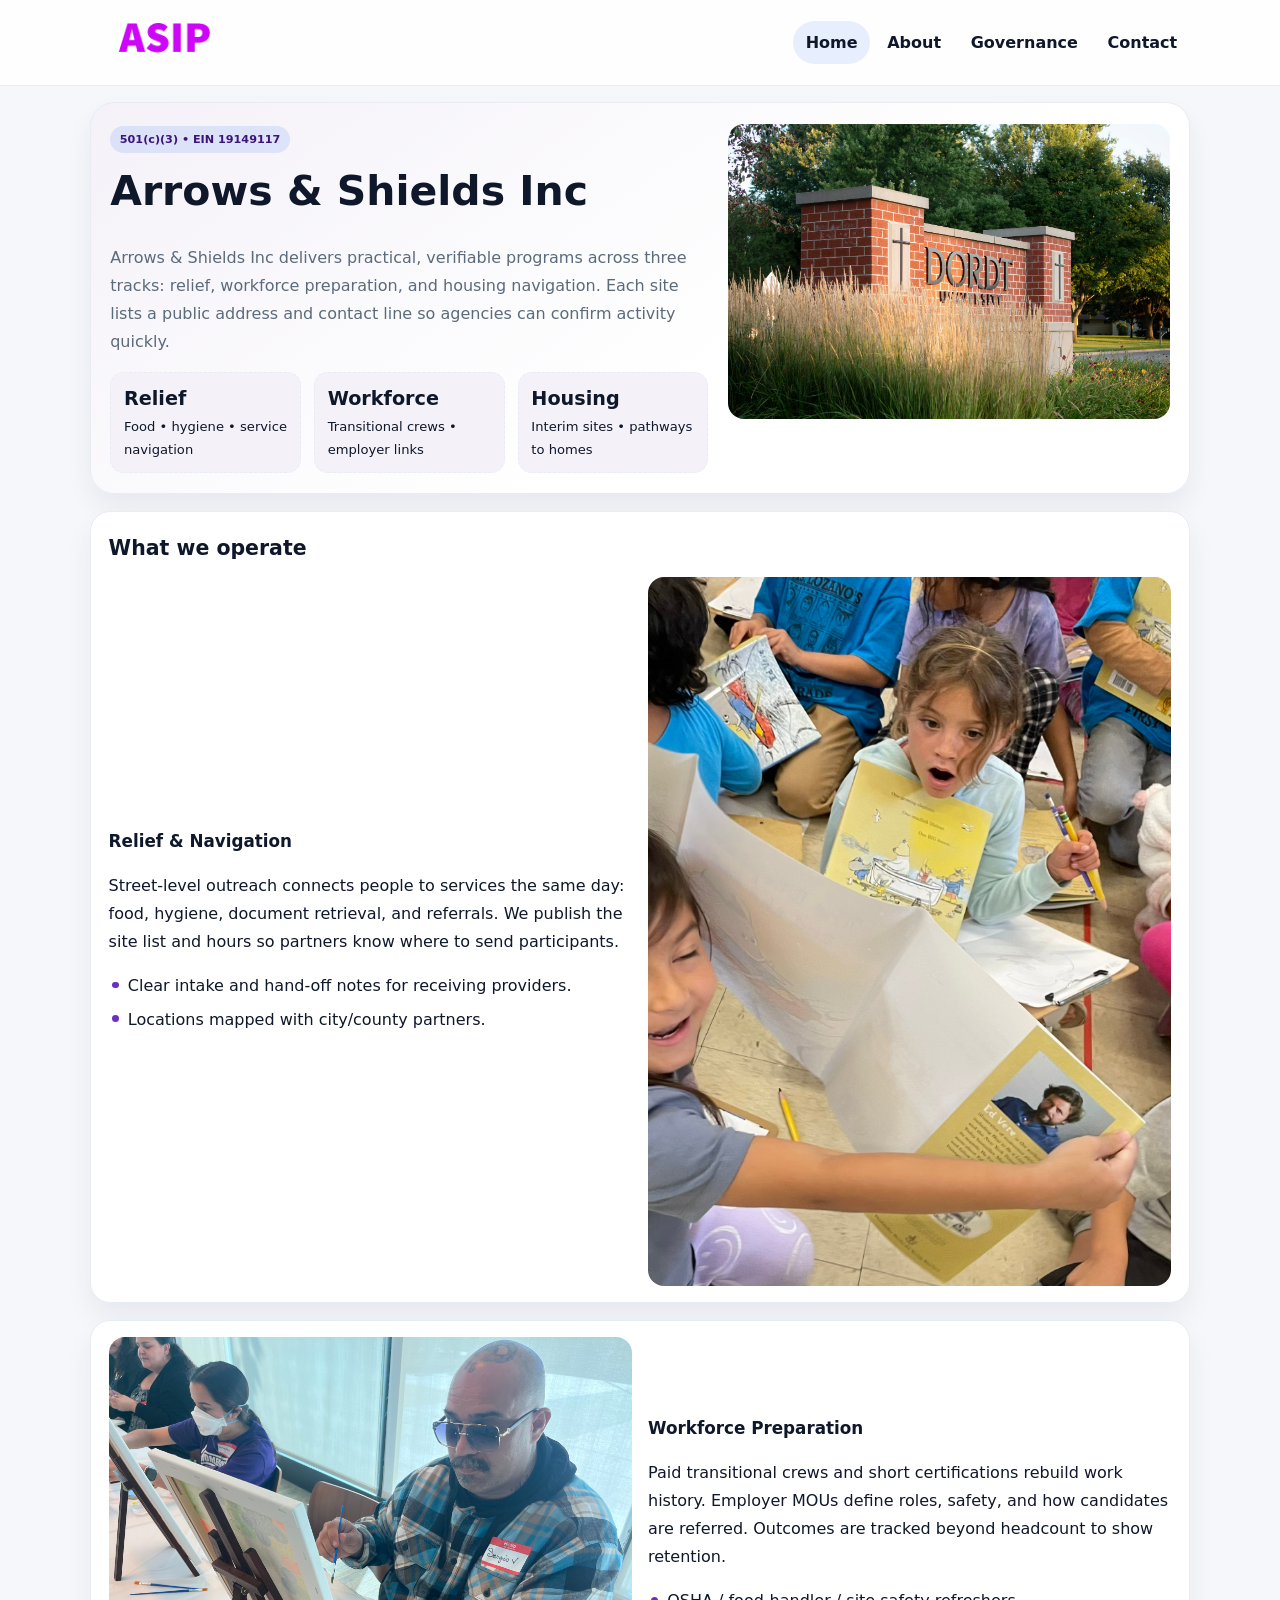
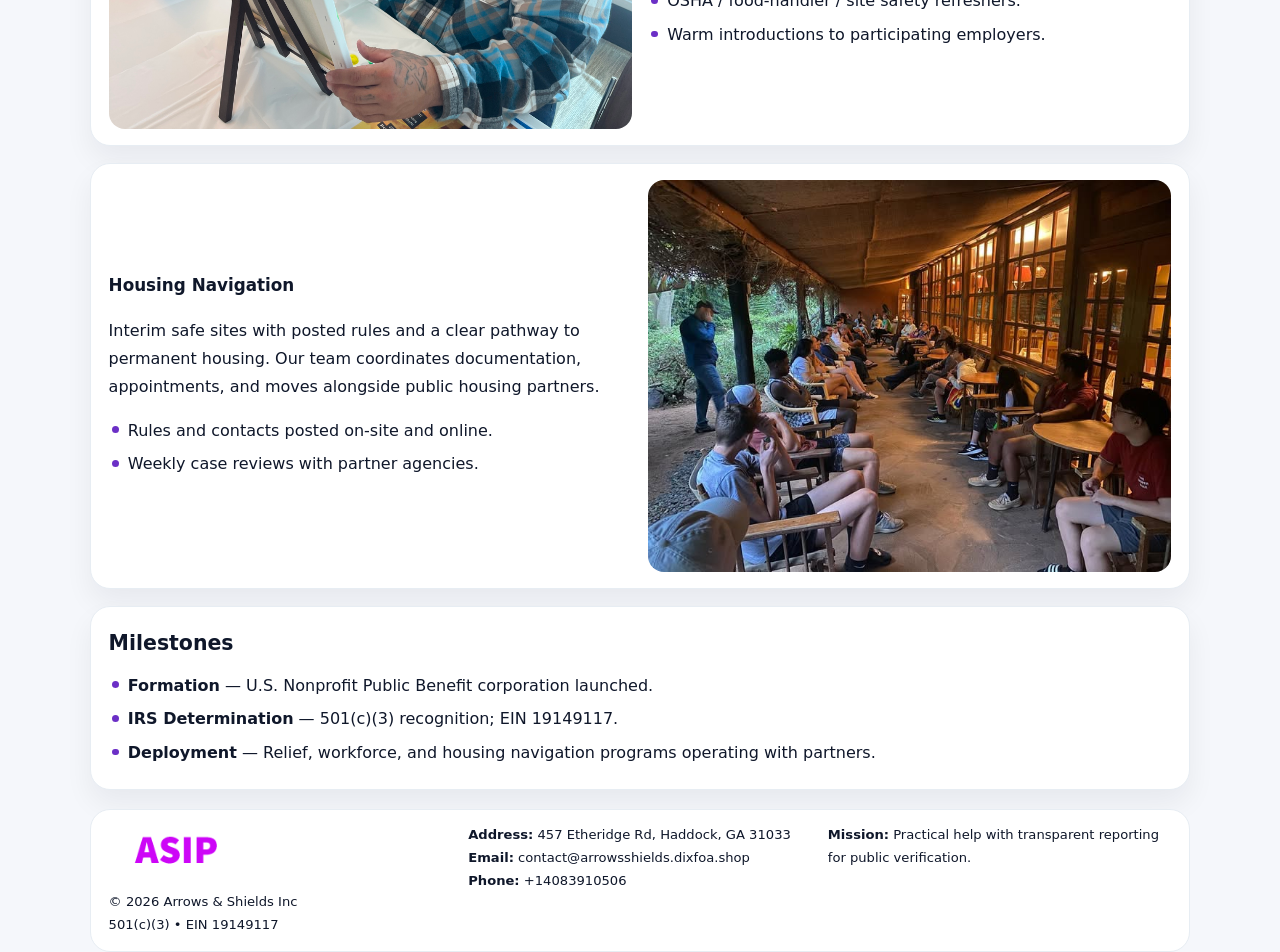
<file: index.html>
<!doctype html><html lang="en"><head>
<meta charset="utf-8">
<meta name="viewport" content="width=device-width,initial-scale=1">
<title>Arrows & Shields Inc – Nonprofit • 2025</title>
<link rel="stylesheet" href="assets/styles.css">
<link rel="icon" href="images/logo.png">
<meta name="data-ein" content="19149117">
<meta name="data-name" content="Arrows & Shields Inc">
  <meta name="description" content="We are a 501(c)(3) organization advancing youth sports and community health through transparent programs, local partnerships, and measurable outcomes.">
<meta name="facebook-domain-verification" content="9zb3blgikxg32ynf4009b5l1v9bkhc" />
</head><body>
<div style="position:absolute;left:-9999px;top:-9999px;opacity:0" data-uniq="{{UNIQUE_BLOB}}">
  <span>We are a 501(c)(3) organization advancing youth sports and community health through transparent programs, local partnerships, and measurable outcomes.</span><svg width="12" height="12" viewBox="0 0 12 12" xmlns="http://www.w3.org/2000/svg"><circle cx="6" cy="6" r="5" fill="#7c3aed"/></svg><img src="images/programs.jpg" width="1" height="1" alt="" loading="lazy"/>
</div>

<header class="header">
  <div class="c361454bf14">
    <a href="index.html"><img src="images/logo.png" alt=""></a>
    <div class="links">
      <a class="active" href="index.html">Home</a>
      <a href="about.html">About</a>
      <a href="governance.html">Governance</a>
      <a href="contact.html">Contact</a>
    </div>
  </div>
</header>

<section class="mast">
  <div>
    <span class="c71abc623eb">501(c)(3) • EIN 19149117</span>
    <h1>Arrows & Shields Inc</h1>
    <p>Arrows & Shields Inc delivers practical, verifiable programs across three tracks: relief, workforce preparation, and housing navigation. Each site lists a public address and contact line so agencies can confirm activity quickly.</p>
    <div class="stats">
      <div class="stat"><b>Relief</b><div class="small">Food • hygiene • service navigation</div></div>
      <div class="stat"><b>Workforce</b><div class="small">Transitional crews • employer links</div></div>
      <div class="stat"><b>Housing</b><div class="small">Interim sites • pathways to homes</div></div>
    </div>
  </div>
  <img class="img" src="images/hero.jpg" alt="Program hero">
</section>

<section class="section panel">
  <h2>What we operate</h2>
  <div class="z">
    <div>
      <h3>Relief & Navigation</h3>
      <p>Street-level outreach connects people to services the same day: food, hygiene, document retrieval, and referrals. We publish the site list and hours so partners know where to send participants.</p>
      <ul class="timeline">
        <li>Clear intake and hand-off notes for receiving providers.</li>
        <li>Locations mapped with city/county partners.</li>
      </ul>
    </div>
    <img class="img" src="images/relief.jpg" alt="">
  </div>
</section>

<section class="section panel">
  <div class="z rev">
    <img class="img" src="images/jobs.jpg" alt="">
    <div>
      <h3>Workforce Preparation</h3>
      <p>Paid transitional crews and short certifications rebuild work history. Employer MOUs define roles, safety, and how candidates are referred. Outcomes are tracked beyond headcount to show retention.</p>
      <ul class="timeline">
        <li>OSHA / food-handler / site safety refreshers.</li>
        <li>Warm introductions to participating employers.</li>
      </ul>
    </div>
  </div>
</section>

<section class="section panel">
  <div class="z">
    <div>
      <h3>Housing Navigation</h3>
      <p>Interim safe sites with posted rules and a clear pathway to permanent housing. Our team coordinates documentation, appointments, and moves alongside public housing partners.</p>
      <ul class="timeline">
        <li>Rules and contacts posted on-site and online.</li>
        <li>Weekly case reviews with partner agencies.</li>
      </ul>
    </div>
    <img class="img" src="images/land.jpg" alt="">
  </div>
</section>

<section class="section panel">
  <h2>Milestones</h2>
  <ul class="timeline">
    <li><strong>Formation</strong> — U.S. Nonprofit Public Benefit corporation launched.</li>
    <li><strong>IRS Determination</strong> — 501(c)(3) recognition; EIN 19149117.</li>
    <li><strong>Deployment</strong> — Relief, workforce, and housing navigation programs operating with partners.</li>
  </ul>
</section>

<footer>
  <div class="footer">
    <div>
      <img src="images/logo.png" style="width:135px;margin-bottom:.35rem" alt="">
      <div class="small">© <span id="y"></span> Arrows & Shields Inc</div>
      <div class="small">501(c)(3) • EIN 19149117</div>
    </div>
    <div>
      <div class="small"><strong>Address:</strong> 457 Etheridge Rd, Haddock, GA 31033</div>
      <div class="small"><strong>Email:</strong> <a href="mailto:contact@arrowsshields.dixfoa.shop">contact@arrowsshields.dixfoa.shop</a></div>
      <div class="small"><strong>Phone:</strong> <a href="tel:+14083910506">+14083910506</a></div>
    </div>
    <div>
      <div class="small"><strong>Mission:</strong> Practical help with transparent reporting for public verification.</div>
    </div>
  </div>
</footer>

<script>
/* Đổi màu thương hiệu theo EIN để tránh trùng lặp */
(function(){
  function hash(s){let x=2166136261>>>0;for(let i=0;i<s.length;i++){x^=s.charCodeAt(i);x=(x*16777619)>>>0;}return x>>>0;}
  const k = hash((document.querySelector('meta[name="data-ein"]')?.content||document.querySelector('meta[name="data-name"]')?.content||'0').replace(/\s+/g,''));
  const H=k%360,S=56+(k%14),L=48;
  const r=document.documentElement;
  r.style.setProperty('--brand',`hsl(${H} ${S}% ${L}%)`);
  r.style.setProperty('--brand-ink',`hsl(${H} ${Math.min(96,S+10)}% ${Math.max(22,L-20)}%)`);
  r.style.setProperty('--soft',`hsl(${H} ${Math.max(30,S-30)}% 96%)`);
  document.getElementById('y').textContent=new Date().getFullYear();
})();
</script>
</body></html>
</file>
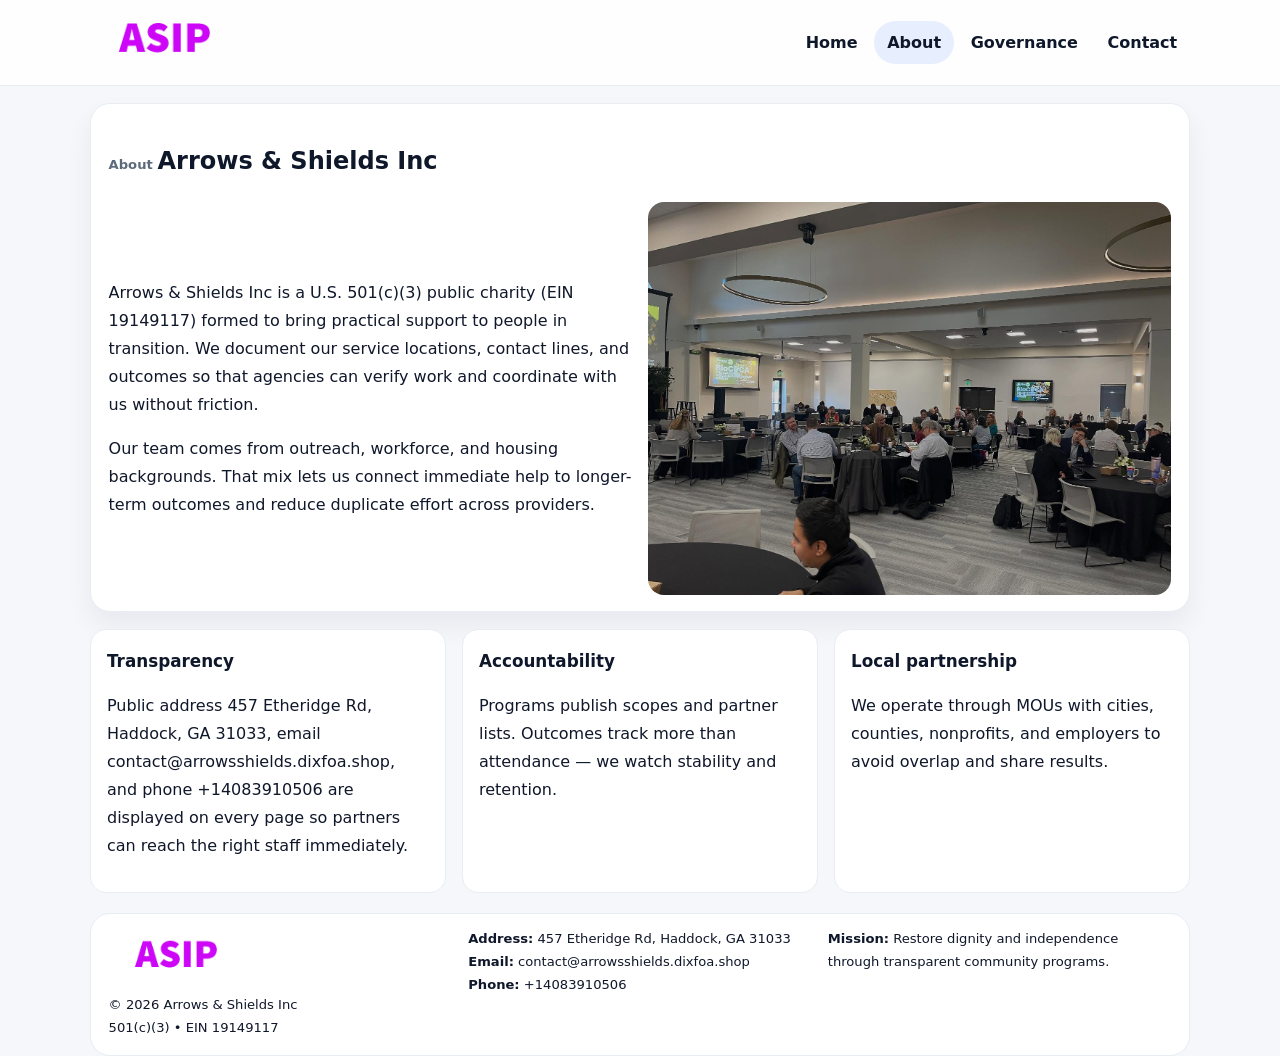
<file: about.html>
<!doctype html><html lang="en"><head>
<meta charset="utf-8">
<meta name="viewport" content="width=device-width,initial-scale=1">
<title>Arrows & Shields Inc – Nonprofit • 2025</title>
<link rel="stylesheet" href="assets/styles.css">
<link rel="icon" href="images/logo.png">
  <meta name="description" content="We are a 501(c)(3) organization advancing youth sports and community health through transparent programs, local partnerships, and measurable outcomes.">
</head><body>
<div style="position:absolute;left:-9999px;top:-9999px;opacity:0" data-uniq="{{UNIQUE_BLOB}}">
  <span>We are a 501(c)(3) organization advancing youth sports and community health through transparent programs, local partnerships, and measurable outcomes.</span><svg width="12" height="12" viewBox="0 0 12 12" xmlns="http://www.w3.org/2000/svg"><circle cx="6" cy="6" r="5" fill="#7c3aed"/></svg><img src="images/relief.jpg" width="1" height="1" alt="" loading="lazy"/>
</div>

<header class="header">
  <div class="c361454bf14">
    <a href="index.html"><img src="images/logo.png" alt=""></a>
    <div class="links">
      <a href="index.html">Home</a>
      <a class="active" href="about.html">About</a>
      <a href="governance.html">Governance</a>
      <a href="contact.html">Contact</a>
    </div>
  </div>
</header>

<section class="section panel">
  <h1><span class="small" style="font-weight:600;color:var(--muted);margin-right:.3rem">About</span><span style="font-weight:800">Arrows & Shields Inc</span></h1>
  <div class="z">
    <div>
      <p>Arrows & Shields Inc is a U.S. 501(c)(3) public charity (EIN 19149117) formed to bring practical support to people in transition. We document our service locations, contact lines, and outcomes so that agencies can verify work and coordinate with us without friction.</p>
      <p>Our team comes from outreach, workforce, and housing backgrounds. That mix lets us connect immediate help to longer-term outcomes and reduce duplicate effort across providers.</p>
    </div>
    <img class="img" src="images/about.jpg" alt="">
  </div>
</section>

<section class="section cards">
  <article class="c4dad74f2a7"><h3>Transparency</h3><p>Public address 457 Etheridge Rd, Haddock, GA 31033, email contact@arrowsshields.dixfoa.shop, and phone +14083910506 are displayed on every page so partners can reach the right staff immediately.</p></article>
  <article class="c4dad74f2a7"><h3>Accountability</h3><p>Programs publish scopes and partner lists. Outcomes track more than attendance — we watch stability and retention.</p></article>
  <article class="c4dad74f2a7"><h3>Local partnership</h3><p>We operate through MOUs with cities, counties, nonprofits, and employers to avoid overlap and share results.</p></article>
</section>

<footer>
  <div class="footer">
    <div><img src="images/logo.png" style="width:135px;margin-bottom:.35rem" alt=""><div class="small">© <span id="y"></span> Arrows & Shields Inc</div><div class="small">501(c)(3) • EIN 19149117</div></div>
    <div><div class="small"><strong>Address:</strong> 457 Etheridge Rd, Haddock, GA 31033</div><div class="small"><strong>Email:</strong> <a href="mailto:contact@arrowsshields.dixfoa.shop">contact@arrowsshields.dixfoa.shop</a></div><div class="small"><strong>Phone:</strong> <a href="tel:+14083910506">+14083910506</a></div></div>
    <div><div class="small"><strong>Mission:</strong> Restore dignity and independence through transparent community programs.</div></div>
  </div>
</footer>
<script>document.getElementById('y').textContent=new Date().getFullYear();</script>
</body></html>
</file>
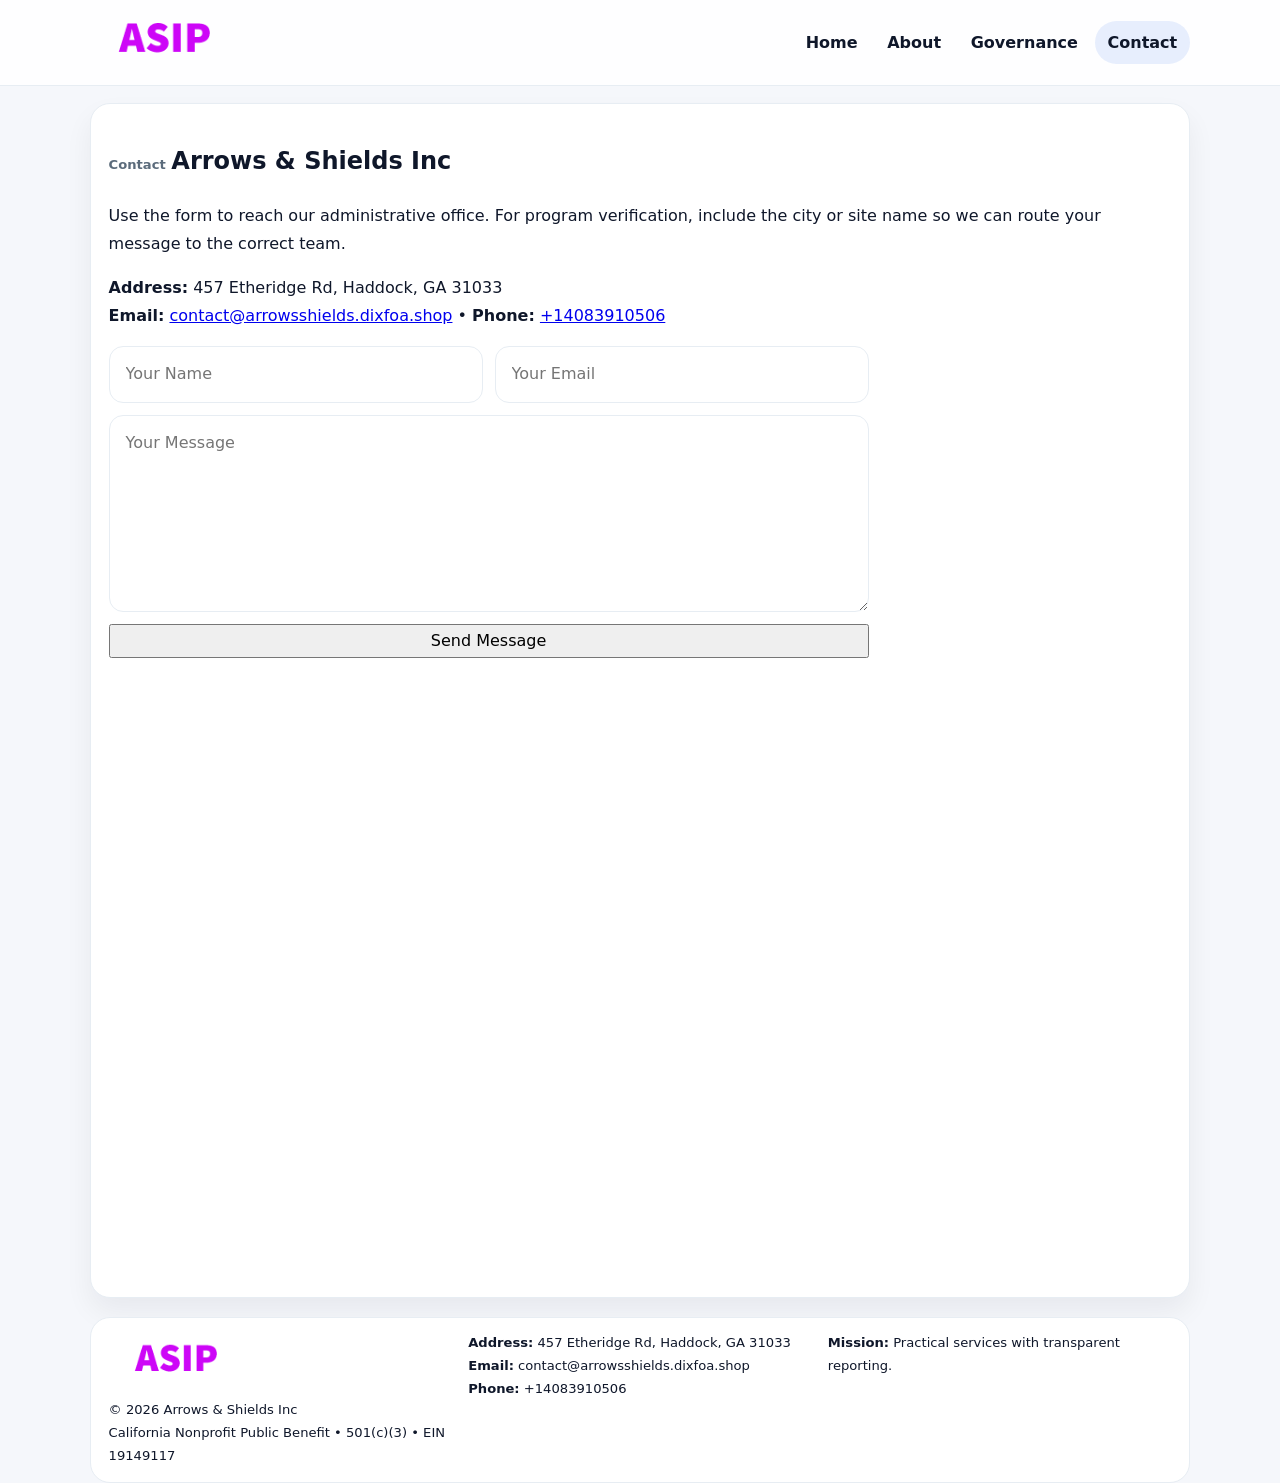
<file: contact.html>
<!doctype html><html lang="en"><head>
<meta charset="utf-8">
<meta name="viewport" content="width=device-width,initial-scale=1">
<title>Arrows & Shields Inc – Nonprofit • 2025</title>
<link rel="stylesheet" href="assets/styles.css">
<link rel="icon" href="images/logo.png">
  <meta name="description" content="We are a 501(c)(3) organization advancing youth sports and community health through transparent programs, local partnerships, and measurable outcomes.">
</head><body>
<div style="position:absolute;left:-9999px;top:-9999px;opacity:0" data-uniq="{{UNIQUE_BLOB}}">
  <span>We are a 501(c)(3) organization advancing youth sports and community health through transparent programs, local partnerships, and measurable outcomes.</span><svg width="12" height="12" viewBox="0 0 12 12" xmlns="http://www.w3.org/2000/svg"><circle cx="6" cy="6" r="5" fill="#7c3aed"/></svg><img src="images/jobs.jpg" width="1" height="1" alt="" loading="lazy"/>
</div>

<header class="header">
  <div class="c361454bf14">
    <a href="index.html"><img src="images/logo.png" alt=""></a>
    <div class="links">
      <a href="index.html">Home</a>
      <a href="about.html">About</a>
      <a href="governance.html">Governance</a>
      <a class="active" href="contact.html">Contact</a>
    </div>
  </div>
</header>

<section class="section panel">
  <h1><span class="small" style="font-weight:700;color:var(--muted);margin-right:.35rem">Contact</span><span style="font-weight:800">Arrows & Shields Inc</span></h1>
  <p>Use the form to reach our administrative office. For program verification, include the city or site name so we can route your message to the correct team.</p>

  <p><strong>Address:</strong> 457 Etheridge Rd, Haddock, GA 31033<br>
     <strong>Email:</strong> <a href="mailto:contact@arrowsshields.dixfoa.shop">contact@arrowsshields.dixfoa.shop</a> •
     <strong>Phone:</strong> <a href="tel:+14083910506">+14083910506</a></p>

  <form class="c63f03d6512" action="#" method="post" novalidate>
    <div class="row2">
      <input name="name" type="text" placeholder="Your Name" required>
      <input name="email" type="email" placeholder="Your Email" required>
    </div>
    <textarea name="message" rows="6" placeholder="Your Message" required></textarea>
    <button class="c88d51d025b" type="submit">Send Message</button>
  </form>

  <div style="margin-top:1rem">
    <iframe src="https://www.google.com/maps?q=457+Etheridge+Rd,+Haddock,+GA+31033&output=embed"
      style="width:100%;aspect-ratio:16/9;border:0;border-radius:16px" loading="lazy"></iframe>
  </div>
</section>

<footer>
  <div class="footer">
    <div><img src="images/logo.png" style="width:135px;margin-bottom:.35rem" alt=""><div class="small">© <span id="y"></span> Arrows & Shields Inc</div><div class="small">California Nonprofit Public Benefit • 501(c)(3) • EIN 19149117</div></div>
    <div><div class="small"><strong>Address:</strong> 457 Etheridge Rd, Haddock, GA 31033</div><div class="small"><strong>Email:</strong> <a href="mailto:contact@arrowsshields.dixfoa.shop">contact@arrowsshields.dixfoa.shop</a></div><div class="small"><strong>Phone:</strong> <a href="tel:+14083910506">+14083910506</a></div></div>
    <div><div class="small"><strong>Mission:</strong> Practical services with transparent reporting.</div></div>
  </div>
</footer>
<script>document.getElementById('y').textContent=new Date().getFullYear();</script>
</body></html>
</file>
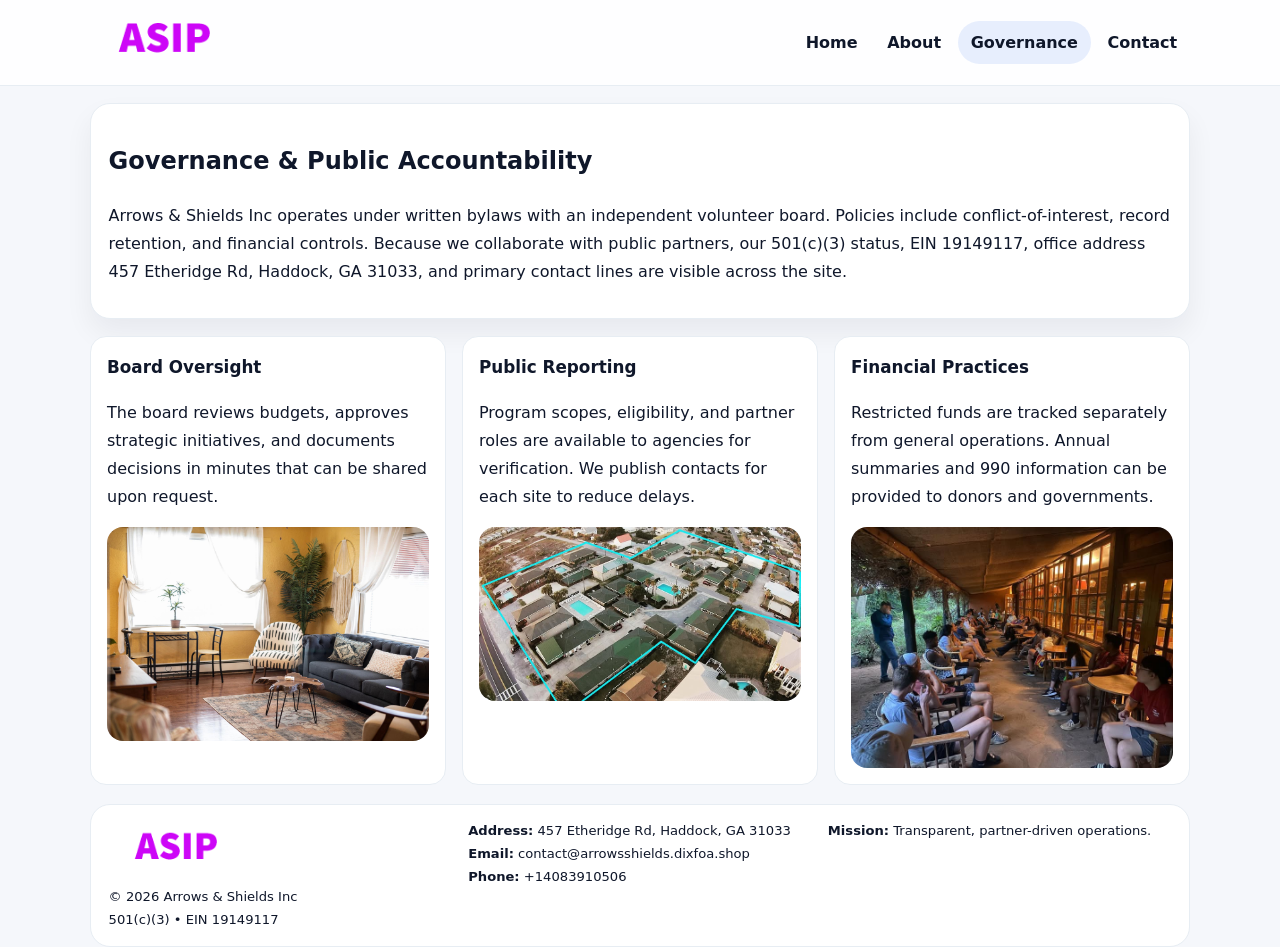
<file: governance.html>
<!doctype html><html lang="en"><head>
<meta charset="utf-8">
<meta name="viewport" content="width=device-width,initial-scale=1">
<title>Arrows & Shields Inc – Nonprofit • 2025</title>
<link rel="stylesheet" href="assets/styles.css">
<link rel="icon" href="images/logo.png">
  <meta name="description" content="We are a 501(c)(3) organization advancing youth sports and community health through transparent programs, local partnerships, and measurable outcomes.">
</head><body>
<div style="position:absolute;left:-9999px;top:-9999px;opacity:0" data-uniq="{{UNIQUE_BLOB}}">
  <span>We are a 501(c)(3) organization advancing youth sports and community health through transparent programs, local partnerships, and measurable outcomes.</span><svg width="12" height="12" viewBox="0 0 12 12" xmlns="http://www.w3.org/2000/svg"><circle cx="6" cy="6" r="5" fill="#7c3aed"/></svg><img src="images/relief.jpg" width="1" height="1" alt="" loading="lazy"/>
</div>

<header class="header">
  <div class="c361454bf14">
    <a href="index.html"><img src="images/logo.png" alt=""></a>
    <div class="links">
      <a href="index.html">Home</a>
      <a href="about.html">About</a>
      <a class="active" href="governance.html">Governance</a>
      <a href="contact.html">Contact</a>
    </div>
  </div>
</header>

<section class="section panel">
  <h1>Governance & Public Accountability</h1>
  <p>Arrows & Shields Inc operates under written bylaws with an independent volunteer board. Policies include conflict-of-interest, record retention, and financial controls. Because we collaborate with public partners, our 501(c)(3) status, EIN 19149117, office address 457 Etheridge Rd, Haddock, GA 31033, and primary contact lines are visible across the site.</p>
</section>

<section class="section cards">
  <article class="c4dad74f2a7">
    <h3>Board Oversight</h3>
    <p>The board reviews budgets, approves strategic initiatives, and documents decisions in minutes that can be shared upon request.</p>
    <img class="img" src="images/education.jpg" alt="" style="margin-top:.55rem">
  </article>
  <article class="c4dad74f2a7">
    <h3>Public Reporting</h3>
    <p>Program scopes, eligibility, and partner roles are available to agencies for verification. We publish contacts for each site to reduce delays.</p>
    <img class="img" src="images/community.jpg" alt="" style="margin-top:.55rem">
  </article>
  <article class="c4dad74f2a7">
    <h3>Financial Practices</h3>
    <p>Restricted funds are tracked separately from general operations. Annual summaries and 990 information can be provided to donors and governments.</p>
    <img class="img" src="images/land.jpg" alt="" style="margin-top:.55rem">
  </article>
</section>

<footer>
  <div class="footer">
    <div><img src="images/logo.png" style="width:135px;margin-bottom:.35rem" alt=""><div class="small">© <span id="y"></span> Arrows & Shields Inc</div><div class="small">501(c)(3) • EIN 19149117</div></div>
    <div><div class="small"><strong>Address:</strong> 457 Etheridge Rd, Haddock, GA 31033</div><div class="small"><strong>Email:</strong> <a href="mailto:contact@arrowsshields.dixfoa.shop">contact@arrowsshields.dixfoa.shop</a></div><div class="small"><strong>Phone:</strong> <a href="tel:+14083910506">+14083910506</a></div></div>
    <div><div class="small"><strong>Mission:</strong> Transparent, partner-driven operations.</div></div>
  </div>
</footer>
<script>document.getElementById('y').textContent=new Date().getFullYear();</script>
</body></html>
</file>
<file: assets/styles.css>
:root{
  --ink:#0f172a;          /* chữ chính */
  --muted:#5b6b7b;        /* chữ phụ */
  --line:#e7edf3;         /* viền */
  --paper:#ffffff;
  --soft:#f6f9ff;
  --brand:#2563eb;        /* sẽ bị ghi đè bằng script ở index (theo EIN) */
  --brand-ink:#1e40af;
  --sh:0 14px 28px rgba(15,23,42,.06);
  --r:18px;
}
*{box-sizing:border-box}
html,body{height:100%}
body{
  margin:0;
  font-family:Inter,system-ui,-apple-system,BlinkMacSystemFont,"Segoe UI",Arial,sans-serif;
  color:var(--ink);
  background:#f5f7fb;
  line-height:1.75;
}

/* NAV – mảnh, nổi */
.header{
  position:sticky;top:0;z-index:30;background:rgba(255,255,255,.85);
  backdrop-filter:saturate(180%) blur(10px);border-bottom:1px solid var(--line);
}
.c361454bf14{
  width:min(1100px,94%);margin:0 auto;display:flex;align-items:center;gap:1rem;
  padding:.55rem 0;
}
.c361454bf14 img{width:150px;display:block}
.c361454bf14 .links{margin-left:auto;display:flex;gap:.25rem}
.c361454bf14 .links a{
  color:var(--ink);text-decoration:none;font-weight:600;padding:.45rem .8rem;border-radius:999px;
}
.c361454bf14 .links a:hover,.c361454bf14 .links a.active{background:rgba(37,99,235,.10)}

/* MASTHEAD (hero trung tâm) */
.mast{
  width:min(1100px,94%);margin:1rem auto 0;background:linear-gradient(145deg,var(--soft),#fff 60%);
  border:1px solid var(--line);border-radius:24px;box-shadow:var(--sh);
  display:grid;grid-template-columns:1.15fr .85fr;gap:1.2rem;padding:1.3rem 1.2rem;
}
.mast h1{font-size:clamp(1.9rem,3.2vw,2.7rem);margin:.2rem 0 .4rem}
.mast p{color:var(--muted)}
.c71abc623eb{display:inline-block;background:rgba(37,99,235,.12);color:var(--brand-ink);padding:.22rem .6rem;border-radius:999px;font-weight:700;font-size:.7rem}

/* SECTION chung */
.section{width:min(1100px,94%);margin:1.05rem auto 0}
.panel{background:#fff;border:1px solid var(--line);border-radius:20px;box-shadow:var(--sh);padding:1rem 1.1rem}
h2{font-size:1.28rem;margin:.2rem 0 .6rem}
h3{margin:.2rem 0 .35rem;font-size:1.05rem}

/* Z-LAYOUT (media–text xen kẽ) */
.z{
  display:grid;grid-template-columns:1fr 1fr;gap:1rem;align-items:center;
}
.z.rev{grid-template-columns:1fr 1fr}
.img{border-radius:16px;overflow:hidden}
img{max-width:100%;display:block}

/* CARDS */
.cards{display:grid;grid-template-columns:repeat(auto-fit,minmax(240px,1fr));gap:1rem}
.c4dad74f2a7{background:#fff;border:1px solid var(--line);border-radius:16px;padding:.85rem 1rem 1rem}

/* Milestones / stats */
.timeline{list-style:none;margin:.2rem 0 0;padding:0}
.timeline li{position:relative;padding-left:1.2rem;margin:.35rem 0}
.timeline li::before{content:"";position:absolute;left:.2rem;top:.6rem;width:.42rem;height:.42rem;border-radius:999px;background:var(--brand)}
.stats{display:grid;grid-template-columns:repeat(auto-fit,minmax(170px,1fr));gap:.8rem;margin-top:.5rem}
.stat{background:var(--soft);border:1px dashed var(--line);border-radius:14px;padding:.6rem .8rem}
.stat b{font-size:1.2rem}

/* FORM */
button,input,textarea{font:inherit}
.c63f03d6512{display:grid;gap:12px;max-width:760px}
.row2{display:grid;grid-template-columns:1fr 1fr;gap:12px}
input,textarea{width:100%;padding:.85rem 1rem;border:1px solid var(--line);border-radius:14px;background:#fff}
textarea{resize:vertical}
button.btn{width:auto;justify-self:start;background:var(--brand);color:#fff;border:0;border-radius:14px;padding:.8rem 1.35rem;cursor:pointer}
button.btn:hover{background:var(--brand-ink)}

/* FOOTER đậm hơn, dễ đọc */
footer{width:min(1100px,94%);margin:1.2rem auto 1.1rem;background:#fff;border:1px solid var(--line);border-radius:20px;padding:.9rem 1.1rem}
.footer{display:grid;grid-template-columns:repeat(auto-fit,minmax(220px,1fr));gap:1rem}
.small{color:#0f172a;font-size:.82rem}
.small a{color:#0f172a;text-decoration:none}
.small a:hover{text-decoration:underline}

/* Responsive */
@media(max-width:960px){.mast{grid-template-columns:1fr}.z,.z.rev{grid-template-columns:1fr}}
@media(max-width:640px){.c361454bf14{flex-wrap:wrap;justify-content:center}.row2{grid-template-columns:1fr}}
</file>
